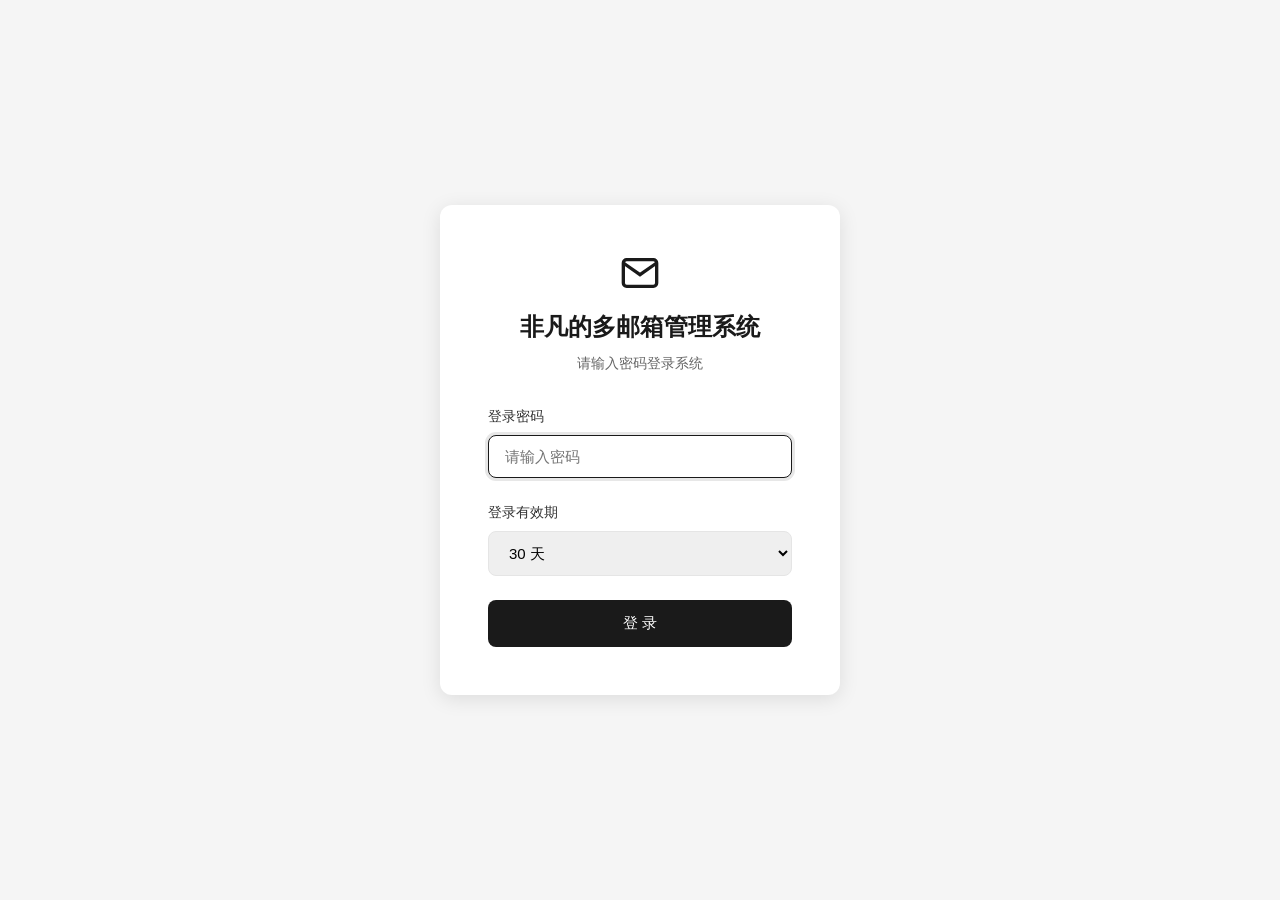
<file: templates/login.html>
<!DOCTYPE html>
<html lang="zh-CN">
<head>
    <meta charset="UTF-8">
    <meta name="viewport" content="width=device-width, initial-scale=1.0">
    <title>登录 - 非凡的多邮箱管理系统</title>
    <style>
        * {
            margin: 0;
            padding: 0;
            box-sizing: border-box;
        }
        
        body {
            font-family: -apple-system, BlinkMacSystemFont, 'Segoe UI', Roboto, 'Helvetica Neue', Arial, sans-serif;
            background-color: #f5f5f5;
            color: #1a1a1a;
            line-height: 1.5;
            min-height: 100vh;
            display: flex;
            align-items: center;
            justify-content: center;
        }
        
        .login-container {
            background-color: #ffffff;
            border-radius: 12px;
            box-shadow: 0 4px 20px rgba(0,0,0,0.1);
            padding: 48px;
            width: 400px;
            max-width: 90%;
        }
        
        .login-header {
            text-align: center;
            margin-bottom: 32px;
        }
        
        .login-logo {
            display: flex;
            align-items: center;
            justify-content: center;
            gap: 12px;
            margin-bottom: 16px;
        }
        
        .login-logo svg {
            width: 40px;
            height: 40px;
            color: #1a1a1a;
        }
        
        .login-title {
            font-size: 24px;
            font-weight: 600;
            color: #1a1a1a;
        }
        
        .login-subtitle {
            font-size: 14px;
            color: #666;
            margin-top: 8px;
        }
        
        .form-group {
            margin-bottom: 24px;
        }
        
        .form-label {
            display: block;
            font-size: 14px;
            font-weight: 500;
            color: #333;
            margin-bottom: 8px;
        }
        
        .form-input {
            width: 100%;
            padding: 12px 16px;
            border: 1px solid #e5e5e5;
            border-radius: 8px;
            font-size: 15px;
            transition: border-color 0.15s, box-shadow 0.15s;
        }
        
        .form-input:focus {
            outline: none;
            border-color: #1a1a1a;
            box-shadow: 0 0 0 3px rgba(26, 26, 26, 0.1);
        }
        
        .login-btn {
            width: 100%;
            padding: 14px 24px;
            background-color: #1a1a1a;
            color: #ffffff;
            border: none;
            border-radius: 8px;
            font-size: 15px;
            font-weight: 500;
            cursor: pointer;
            transition: background-color 0.2s;
        }
        
        .login-btn:hover {
            background-color: #333;
        }
        
        .login-btn:disabled {
            background-color: #999;
            cursor: not-allowed;
        }
        
        .error-message {
            background-color: #fce8e6;
            color: #c5221f;
            padding: 12px 16px;
            border-radius: 8px;
            font-size: 14px;
            margin-bottom: 24px;
            display: none;
        }
        
        .error-message.show {
            display: block;
        }
    </style>
</head>
<body>
    <div class="login-container">
        <div class="login-header">
            <div class="login-logo">
                <svg viewBox="0 0 24 24" fill="none" stroke="currentColor" stroke-width="2">
                    <path d="M4 4h16c1.1 0 2 .9 2 2v12c0 1.1-.9 2-2 2H4c-1.1 0-2-.9-2-2V6c0-1.1.9-2 2-2z"></path>
                    <polyline points="22,6 12,13 2,6"></polyline>
                </svg>
            </div>
            <h1 class="login-title">非凡的多邮箱管理系统</h1>
            <p class="login-subtitle">请输入密码登录系统</p>
        </div>
        
        <div class="error-message" id="errorMessage"></div>
        
        <form id="loginForm" onsubmit="handleLogin(event)">
            <div class="form-group">
                <label class="form-label" for="password">登录密码</label>
                <input type="password" class="form-input" id="password" placeholder="请输入密码" autofocus required>
            </div>
            <div class="form-group">
                <label class="form-label" for="sessionDuration">登录有效期</label>
                <select class="form-input" id="sessionDuration">
                    <option value="7">7 天</option>
                    <option value="30" selected>30 天</option>
                    <option value="90">90 天</option>
                    <option value="180">180 天</option>
                    <option value="permanent">永久有效</option>
                </select>
            </div>
            <button type="submit" class="login-btn" id="loginBtn">登 录</button>
        </form>
    </div>
    
    <script>
        const LOGIN_DURATION_STORAGE_KEY = 'outlook_login_duration_days';
        const LOGIN_DURATION_OPTIONS = ['7', '30', '90', '180', 'permanent'];
        const DEFAULT_LOGIN_DURATION = '30';

        function loadLoginDurationPreference() {
            let storedValue = '';
            try {
                storedValue = window.localStorage.getItem(LOGIN_DURATION_STORAGE_KEY) || '';
            } catch (error) {
                storedValue = '';
            }
            return LOGIN_DURATION_OPTIONS.includes(storedValue) ? storedValue : DEFAULT_LOGIN_DURATION;
        }

        function saveLoginDurationPreference(value) {
            if (!LOGIN_DURATION_OPTIONS.includes(value)) {
                return;
            }
            try {
                window.localStorage.setItem(LOGIN_DURATION_STORAGE_KEY, value);
            } catch (error) {
                // 本地存储不可用时不阻断登录。
            }
        }

        const sessionDuration = document.getElementById('sessionDuration');
        sessionDuration.value = loadLoginDurationPreference();
        sessionDuration.addEventListener('change', function() {
            saveLoginDurationPreference(sessionDuration.value);
        });

        async function handleLogin(event) {
            event.preventDefault();
            
            const password = document.getElementById('password').value;
            const loginBtn = document.getElementById('loginBtn');
            const errorMessage = document.getElementById('errorMessage');
            
            if (!password) {
                errorMessage.textContent = '请输入密码';
                errorMessage.classList.add('show');
                return;
            }
            
            loginBtn.disabled = true;
            loginBtn.textContent = '登录中...';
            errorMessage.classList.remove('show');
            
            try {
                const response = await fetch(window.location.pathname, {
                    method: 'POST',
                    headers: { 'Content-Type': 'application/json' },
                    body: JSON.stringify({
                        password,
                        session_duration_days: sessionDuration.value,
                    })
                });
                
                const data = await response.json();
                
                if (data.success) {
                    window.location.href = '/';
                } else {
                    errorMessage.textContent = data.error || '登录失败';
                    errorMessage.classList.add('show');
                    loginBtn.disabled = false;
                    loginBtn.textContent = '登 录';
                }
            } catch (error) {
                errorMessage.textContent = '网络错误，请重试';
                errorMessage.classList.add('show');
                loginBtn.disabled = false;
                loginBtn.textContent = '登 录';
            }
        }
        
        // 回车键提交
        document.getElementById('password').addEventListener('keypress', function(e) {
            if (e.key === 'Enter') {
                document.getElementById('loginForm').dispatchEvent(new Event('submit'));
            }
        });
    </script>
</body>
</html>
</file>
